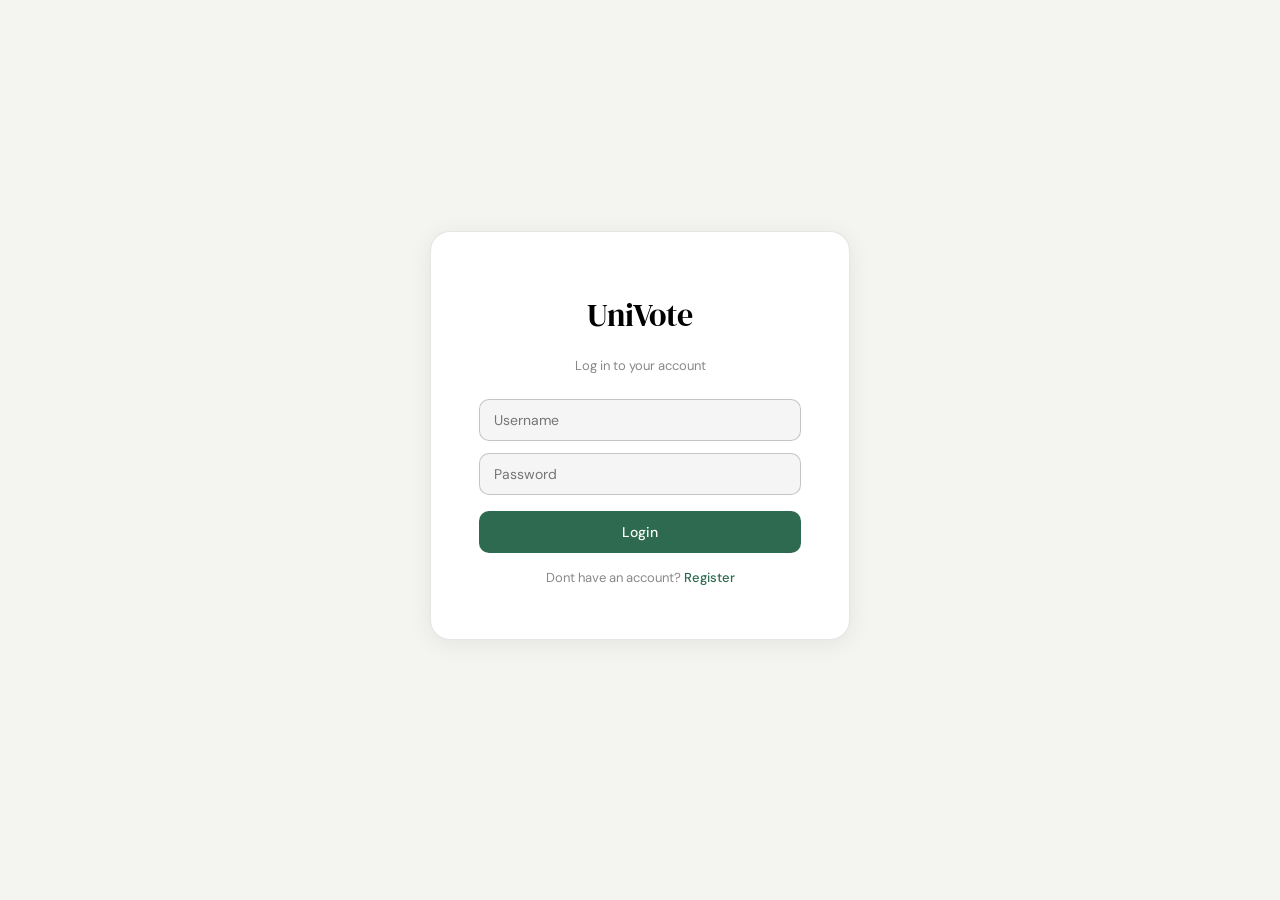
<file: index.html>
<!DOCTYPE html>
<html lang="en">
<head>
    <meta charset="UTF-8">
    <script src="src/jquery.js"></script>
    <meta name="viewport" content="width=device-width, initial-scale=1.0">
    <link rel="stylesheet" href="src/login.css">
    <title>Voting System</title>
</head>
<body>
    <div id="login_form">
        <h1 id="title">UniVote</h1>
        <p id="subtitle">Log in to your account</p>
        <div id="message_box">bruh</div>
        <input type="text" id="username" placeholder="Username" autocomplete="off">
        <input type="password" id="password" placeholder="Password" autocomplete="off">
        <button id="loginBtn">Login</button>
        <p>Dont have an account? <a href="register.html">Register</a></p>
    </div>

    <script src="src/auth.js"></script>
</body>
</html>
</file>
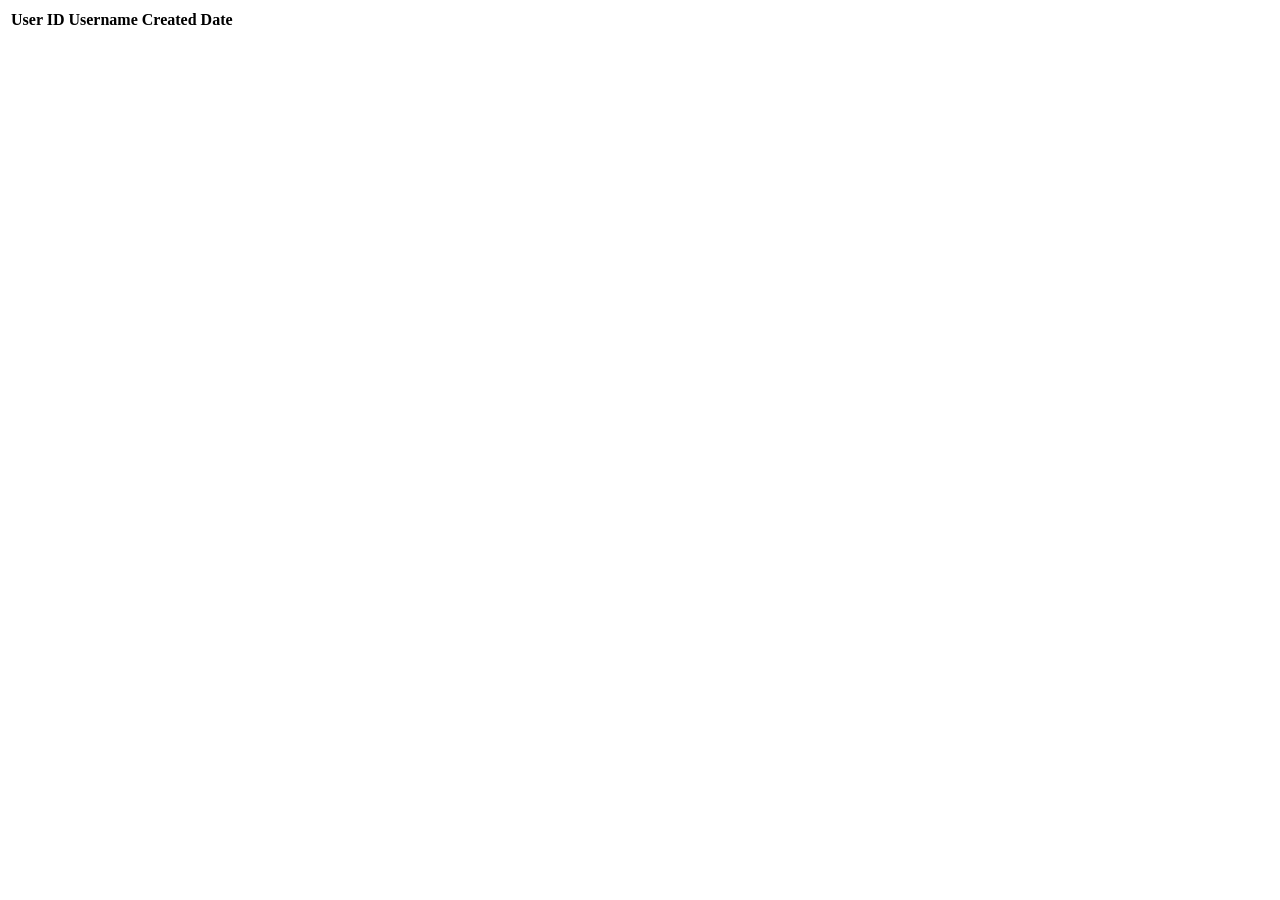
<file: test/index.html>
<!DOCTYPE html>
<html lang="en">
<head>
    <meta charset="UTF-8">
    <meta name="viewport" content="width=device-width, initial-scale=1.0">
    <title>Document</title>
</head>
<body>
    <table>
        <tr>
            <th>User ID</th>
            <th>Username</th>
            <th>Created Date</th>
        </tr>

        <tr>
            <td></td>
        </tr>

    </table>
</body>
</html>
</file>
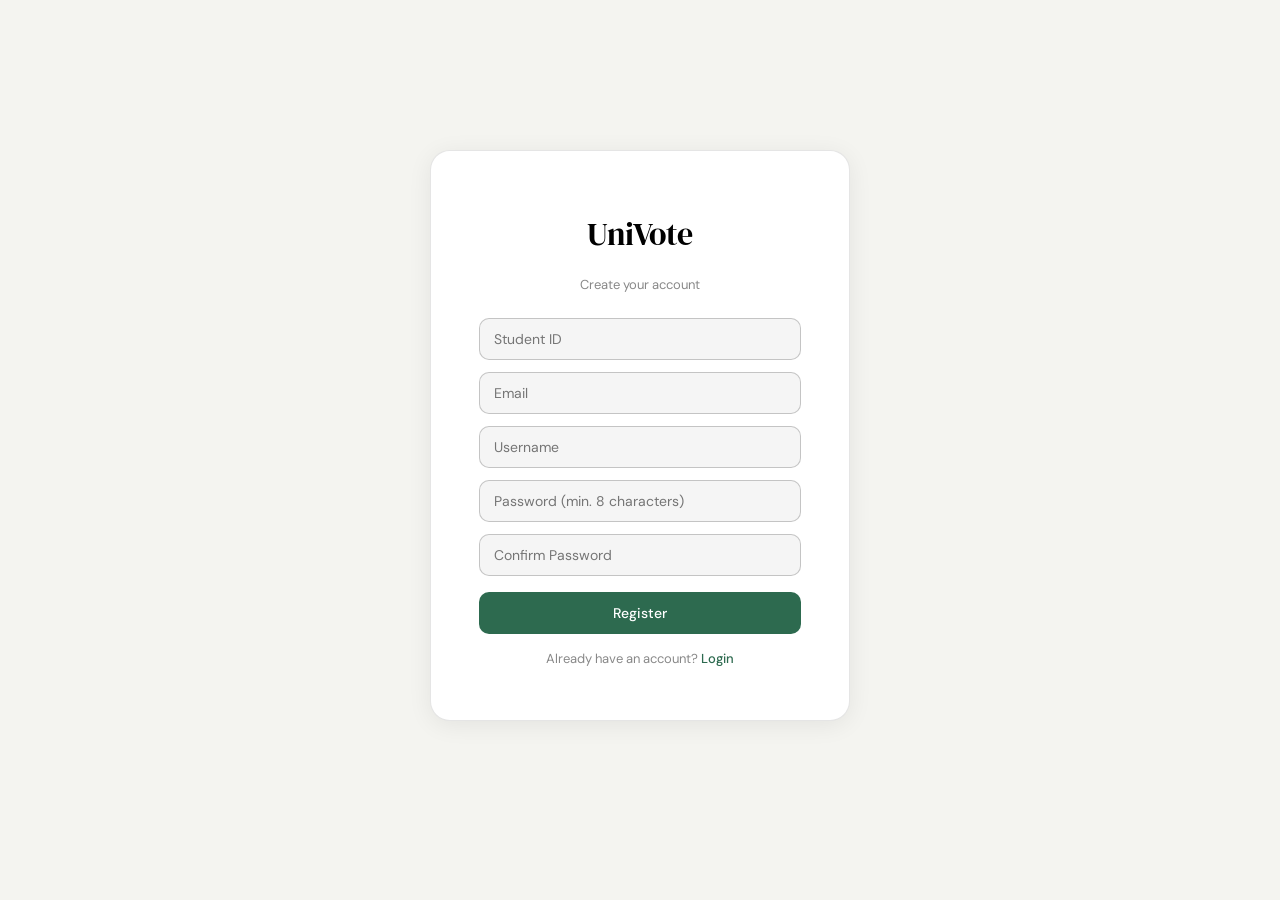
<file: register.html>
<!DOCTYPE html>
<html lang="en">
<head>
    <meta charset="UTF-8">
    <script src="src/jquery.js"></script>
    <meta name="viewport" content="width=device-width, initial-scale=1.0">
    <link rel="stylesheet" href="src/login.css">
    <title>Document</title>
</head>
<body>
    <div id="registerForm">
        <h1 id="title">UniVote</h1>
        <p id="subtitle">Create your account</p>
        <p id="hint"></p>
        <input type="text" id="studentid" placeholder="Student ID" minlength="10" maxlength="10" inputmode="numeric" autocomplete="off1">
        <input type="email" id="email" placeholder="Email" autocomplete="off">
        <input type="text" id="username" placeholder="Username" autocomplete="off">
        <input type="password" id="password" placeholder="Password (min. 8 characters)" autocomplete="off">
        <input type="password" id="confirmpassword" placeholder="Confirm Password" autocomplete="off">
        <button type="button" id="registerBtn" autocomplete="off">Register</button>
        <p>Already have an account? <a href="index.html">Login</a></p>
    </div>

    <script src="src/auth.js"></script>
</body>
</html>
</file>
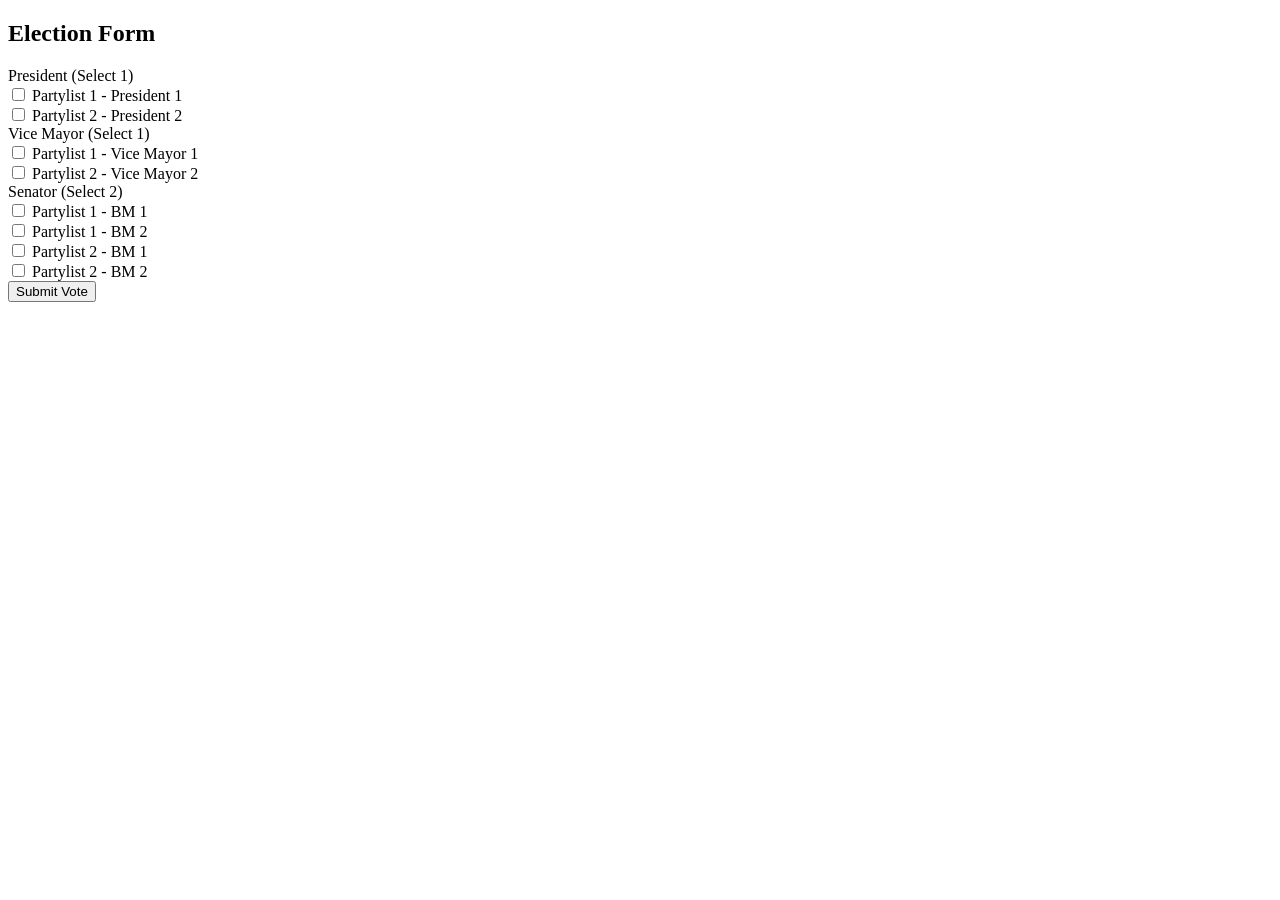
<file: view/electionForm.html>
<!DOCTYPE html>
<html lang="en">
<head>
    <meta charset="UTF-8">
    <meta name="viewport" content="width=device-width, initial-scale=1.0">
    <title>Document</title>
</head>
<body>

<form>

  <h2>Election Form</h2>

  <div class="position-row">
    <div class="position-title">President (Select 1)</div>

    <div class="candidate">
      <input type="checkbox" name="president" value="pres1" onclick="disableButton('president', this)">
      <label>Partylist 1 - President 1</label>
    </div>

    <div class="candidate">
      <input type="checkbox" name="president" value="pres2" onclick="disableButton('president', this)">
      <label>Partylist 2 - President 2</label>
    </div>
  </div>

  <div class="position-row">
    <div class="position-title">Vice Mayor (Select 1)</div>

    <div class="candidate">
      <input type="checkbox" name="vice_mayor" value="vm1" onclick="disableButton('vice_mayor', this)">
      <label>Partylist 1 - Vice Mayor 1</label>
    </div>

    <div class="candidate">
      <input type="checkbox" name="vice_mayor" value="vm2" onclick="disableButton('vice_mayor', this)">
      <label>Partylist 2 - Vice Mayor 2</label>
    </div>
  </div>


  <div class="position-row">
    <div class="position-title">Senator (Select 2)</div>

    <div class="candidate">
      <input type="checkbox" name="senator" value="sen1" onclick="disableButton('senator', this)">
      <label>Partylist 1 - BM 1</label>
    </div>

    <div class="candidate">
      <input type="checkbox" name="senator" value="sen2" onclick="disableButton('senator', this)">
      <label>Partylist 1 - BM 2</label>
    </div>

    <div class="candidate">
      <input type="checkbox" name="senator" value="sen3" onclick="disableButton('senator', this)">
      <label>Partylist 2 - BM 1</label>
    </div>

    <div class="candidate">
      <input type="checkbox" name="senator" value="sen4" onclick="disableButton('senator', this)">
      <label>Partylist 2 - BM 2</label>
    </div>
  </div>

  <button type="submit">Submit Vote</button>

</form>

<script src="./assets/js/electionForm.js"></script>

</body>
</html>
</file>
<file: src/login.css>
@import url('https://fonts.googleapis.com/css2?family=DM+Sans:wght@400;500;600&family=DM+Serif+Display&display=swap');

* {
    padding: 0;
    box-sizing: border-box;
}

body {
    display: flex;
    flex-direction: column;
    justify-content: center;
    align-items: center;
    height: 95vh;
    background-color: #f4f4f0;
    font-family: 'DM Sans', sans-serif;
}

#login_form, #registerForm {
    display: flex;
    flex-direction: column;
    align-items: center;
    gap: 12px;
    background-color: white;
    border-radius: 20px;
    padding: 40px 48px;
    border: 0.5px solid rgba(0, 0, 0, 0.1);
    box-shadow: 0 4px 24px rgba(0, 0, 0, 0.07);
    width: 100%;
    max-width: 420px;
}

#title {
    font-family: 'DM Serif Display', serif;
    font-size: 2rem;
    font-weight: 400;
    letter-spacing: -0.5px;
    margin-bottom: 4px;
    text-align: center;
}

#message_box, #hint {
    width: 100%;
    padding: 8px 8px;
    border-radius: 8px;
    font-size: 13px;
    background-color: #e8f4fd;
    color: #1a6fa8;
    border: 0.5px solid #b3d4ef;
    text-align: center;
    display: none;
}

input {
    width: 100%;
    height: 42px;
    padding: 0 14px;
    border: 0.5px solid rgba(0, 0, 0, 0.2);
    border-radius: 10px;
    background-color: #f5f5f5;
    font-size: 14px;
    font-family: 'DM Sans', sans-serif;
    outline: none;
    transition: border-color 0.15s;
}

input:focus {
    border-color: rgba(0, 0, 0, 0.4);
    background-color: white;
}

#loginBtn, #registerBtn {
    width: 100%;
    height: 42px;
    margin-top: 4px;
    border: none;
    border-radius: 10px;
    background-color: #2d6a4f;
    color: white;
    font-size: 14px;
    font-weight: 500;
    font-family: 'DM Sans', sans-serif;
    cursor: pointer;
    transition: background-color 0.15s, transform 0.1s;
}

#loginBtn:hover {
    background-color: #245a42;
}

#loginBtn:active {
    transform: scale(0.98);
}

p {
    font-size: 13px;
    color: #888;
    margin-top: 4px;
}

p a {
    color: #2d6a4f;
    font-weight: 500;
    text-decoration: none;
}
</file>
